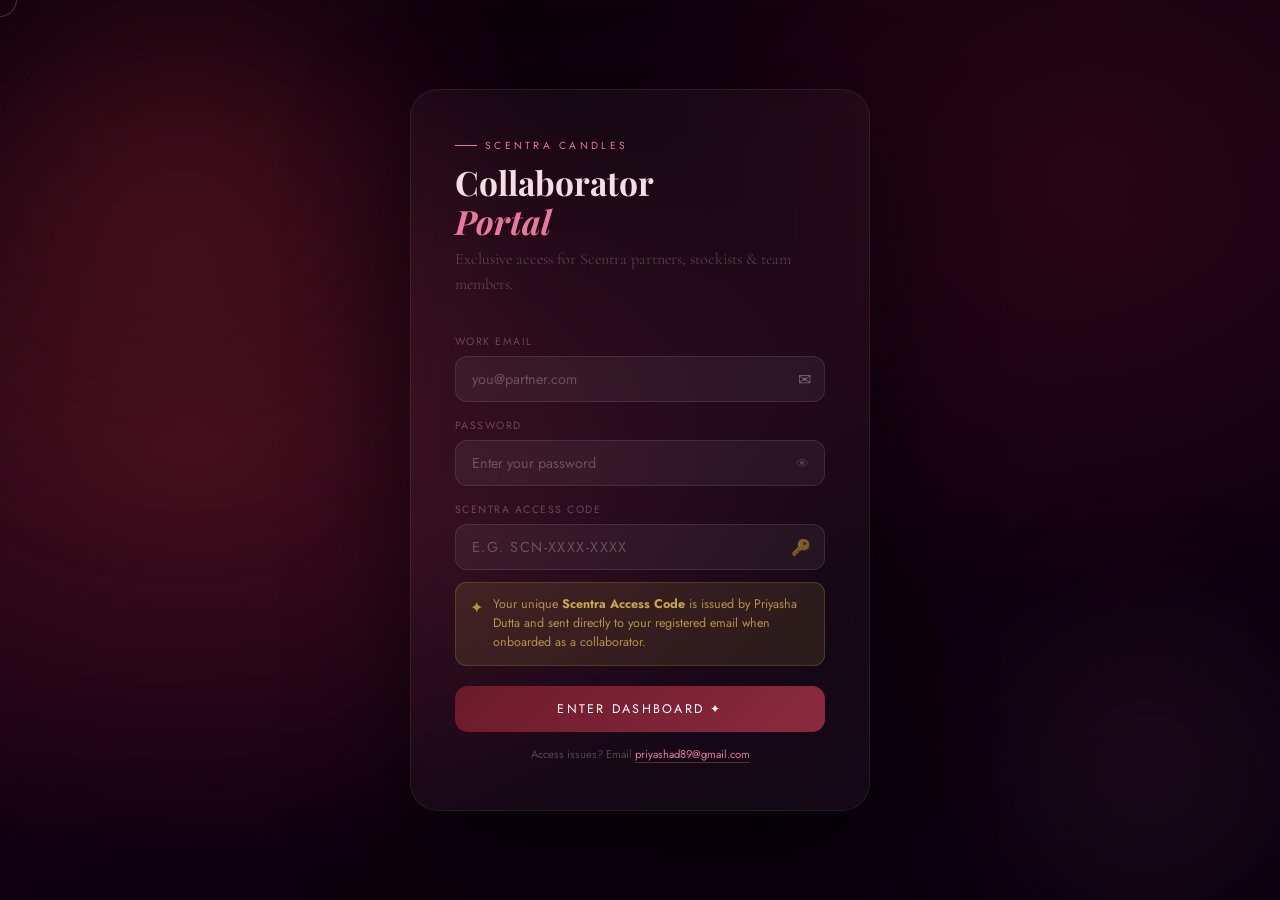
<file: collaborator.html>
<!DOCTYPE html>
<html lang="en">
<head>
<meta charset="UTF-8"/>
<meta name="viewport" content="width=device-width,initial-scale=1"/>
<title>Scentra Collaborators — Member Portal</title>
<link rel="preconnect" href="https://fonts.googleapis.com"/>
<link rel="preconnect" href="https://fonts.gstatic.com" crossorigin/>
<link href="https://fonts.googleapis.com/css2?family=Playfair+Display:ital,wght@0,400;0,600;0,700;1,400;1,700&family=Cormorant+Garamond:ital,wght@0,300;0,400;1,300;1,400&family=Jost:wght@200;300;400;500;600&display=swap" rel="stylesheet"/>
<style>
/* ══════════════════════════════
   RESET & VARIABLES
══════════════════════════════ */
*,*::before,*::after{box-sizing:border-box;margin:0;padding:0}
:root{
  --bg:#0b0007;
  --bg2:#120010;
  --bg3:#1a0018;
  --surface:rgba(255,255,255,.038);
  --surface2:rgba(255,255,255,.06);
  --border:rgba(255,255,255,.07);
  --border2:rgba(255,255,255,.12);
  --maroon:#6b1a2a;
  --maroon2:#8b2a3e;
  --pink:#e8799a;
  --pink2:#f2a7bb;
  --pink3:rgba(232,121,154,.12);
  --gold:#c9a84c;
  --gold2:rgba(201,168,76,.12);
  --text:#f5dde4;
  --text2:rgba(245,221,228,.55);
  --text3:rgba(245,221,228,.28);
  --green:#4caf80;
  --green2:rgba(76,175,128,.12);
  --red:#e57373;
  --red2:rgba(229,115,115,.12);
  --amber:#e8a030;
  --amber2:rgba(232,160,48,.12);
  --blue:#6eb5e8;
  --blue2:rgba(110,181,232,.12);
  --r:16px;
  --r2:12px;
  --shadow:0 8px 40px rgba(0,0,0,.5);
}
html{scroll-behavior:smooth}
body{font-family:'Jost',sans-serif;background:var(--bg);color:var(--text);overflow-x:hidden;cursor:none;min-height:100vh}
*{cursor:none!important}
::-webkit-scrollbar{width:3px}
::-webkit-scrollbar-thumb{background:rgba(232,121,154,.3);border-radius:4px}
a{color:inherit;text-decoration:none}
button{font-family:'Jost',sans-serif}
input,textarea,select{font-family:'Jost',sans-serif;color-scheme:dark}
input::placeholder,textarea::placeholder{color:var(--text3)}

/* ══════════════════════════════
   CURSOR
══════════════════════════════ */
#cd{position:fixed;width:10px;height:10px;background:var(--pink);border-radius:50%;pointer-events:none;z-index:99999;transform:translate(-200px,-200px);box-shadow:0 0 8px var(--pink),0 0 20px rgba(232,121,154,.4);transition:transform .08s}
#cr{position:fixed;width:34px;height:34px;border:1.5px solid rgba(232,121,154,.35);border-radius:50%;pointer-events:none;z-index:99998;transform:translate(-200px,-200px)}

/* ══════════════════════════════
   KEYFRAMES
══════════════════════════════ */
@keyframes fadeUp{from{opacity:0;transform:translateY(22px)}to{opacity:1;transform:none}}
@keyframes fadeIn{from{opacity:0}to{opacity:1}}
@keyframes spin{to{transform:rotate(360deg)}}
@keyframes pulse{0%,100%{opacity:.6}50%{opacity:1}}
@keyframes shimmer{0%{background-position:-400px 0}100%{background-position:400px 0}}
@keyframes slidIn{from{opacity:0;transform:translateX(30px)}to{opacity:1;transform:none}}
@keyframes notifDrop{from{opacity:0;transform:translateY(-12px) scale(.95)}to{opacity:1;transform:none}}
@keyframes badgePop{0%{transform:scale(0)}70%{transform:scale(1.2)}100%{transform:scale(1)}}
@keyframes glow{0%,100%{box-shadow:0 0 18px rgba(232,121,154,.18)}50%{box-shadow:0 0 36px rgba(232,121,154,.38)}}

/* ══════════════════════════════
   LOGIN PAGE
══════════════════════════════ */
#login-page{
  display:flex;align-items:center;justify-content:center;
  min-height:100vh;position:relative;overflow:hidden;
  background:radial-gradient(ellipse 80% 70% at 15% 50%,rgba(107,26,42,.55),transparent 65%),
             radial-gradient(ellipse 60% 80% at 85% 20%,rgba(74,15,26,.4),transparent 60%),
             linear-gradient(160deg,#0d0009 0%,#130010 50%,#08000d 100%);
}
.login-blob{position:absolute;border-radius:50%;pointer-events:none;filter:blur(72px)}
.lb1{width:600px;height:600px;background:radial-gradient(circle,rgba(107,26,42,.52),transparent 70%);top:-120px;left:-120px;animation:pulse 6s ease-in-out infinite}
.lb2{width:420px;height:420px;background:radial-gradient(circle,rgba(232,121,154,.1),transparent 70%);bottom:-80px;right:-80px;animation:pulse 8s ease-in-out 2s infinite}

.login-card{
  position:relative;z-index:10;
  width:100%;max-width:460px;
  margin:24px;
  background:rgba(255,255,255,.032);
  border:1px solid rgba(255,255,255,.08);
  border-radius:28px;
  padding:48px 44px;
  backdrop-filter:blur(24px);
  box-shadow:0 44px 110px rgba(0,0,0,.6);
  animation:fadeUp .8s cubic-bezier(.16,1,.3,1) both;
}
.login-eyebrow{font-size:.64rem;letter-spacing:.32em;text-transform:uppercase;color:var(--pink);margin-bottom:10px;display:flex;align-items:center;gap:8px}
.login-eyebrow::before{content:'';display:block;width:22px;height:1px;background:var(--pink)}
.login-title{font-family:'Playfair Display',serif;font-size:2.1rem;color:var(--text);margin-bottom:6px;line-height:1.15}
.login-title em{font-style:italic;color:var(--pink)}
.login-sub{font-family:'Cormorant Garamond',serif;font-size:1rem;color:var(--text3);margin-bottom:36px;font-weight:300;line-height:1.6}

.login-field{margin-bottom:16px}
.login-field label{display:block;font-size:.66rem;letter-spacing:.14em;text-transform:uppercase;color:var(--text3);margin-bottom:7px}
.login-input-wrap{position:relative}
.login-input{
  width:100%;padding:12px 44px 12px 16px;
  background:rgba(255,255,255,.05);
  border:1.5px solid rgba(255,255,255,.09);
  border-radius:12px;
  color:var(--text);font-size:.9rem;outline:none;
  transition:border-color .2s,background .2s;
}
.login-input:focus{border-color:rgba(232,121,154,.5);background:rgba(232,121,154,.04)}
.login-input.err{border-color:var(--red)!important;animation:fadeIn .2s}
.input-icon{position:absolute;right:14px;top:50%;transform:translateY(-50%);font-size:1rem;opacity:.4;pointer-events:none}
.toggle-pw{position:absolute;right:14px;top:50%;transform:translateY(-50%);background:none;border:none;font-size:.8rem;color:var(--text3);opacity:.7;padding:2px}
.toggle-pw:hover{opacity:1}

.access-code-hint{
  display:flex;align-items:flex-start;gap:10px;
  background:var(--gold2);border:1px solid rgba(201,168,76,.2);
  border-radius:11px;padding:12px 14px;margin-bottom:20px;
  font-size:.78rem;color:rgba(201,168,76,.85);line-height:1.55;
}
.access-code-hint .hint-icon{font-size:1rem;flex-shrink:0;margin-top:1px}

.btn-login{
  width:100%;padding:14px;
  background:linear-gradient(135deg,var(--maroon),var(--maroon2));
  color:#fff;border:none;border-radius:13px;
  font-size:.78rem;letter-spacing:.18em;text-transform:uppercase;
  transition:all .25s;margin-bottom:14px;
  display:flex;align-items:center;justify-content:center;gap:10px;
}
.btn-login:hover{background:linear-gradient(135deg,#8b2a3e,#a8364e);transform:translateY(-2px);box-shadow:0 14px 36px rgba(107,26,42,.45)}
.btn-login:disabled{opacity:.55;transform:none;box-shadow:none}
.login-spinner{width:16px;height:16px;border:2px solid rgba(255,255,255,.3);border-top-color:#fff;border-radius:50%;animation:spin .7s linear infinite;display:none}

.login-err{
  background:var(--red2);border:1px solid rgba(229,115,115,.28);
  border-radius:10px;padding:10px 14px;font-size:.8rem;color:var(--red);
  margin-bottom:14px;display:none;text-align:center;
}
.login-footer-note{text-align:center;font-size:.7rem;color:var(--text3);margin-top:8px}
.login-footer-note a{color:var(--pink);border-bottom:1px solid rgba(232,121,154,.3)}

/* ══════════════════════════════
   DASHBOARD — LAYOUT
══════════════════════════════ */
#dashboard{display:none;min-height:100vh;background:var(--bg)}

/* Sidebar */
.sidebar{
  position:fixed;top:0;left:0;bottom:0;
  width:248px;
  background:rgba(18,0,16,.96);
  border-right:1px solid var(--border);
  backdrop-filter:blur(20px);
  z-index:200;
  display:flex;flex-direction:column;
  transition:transform .3s ease;
}
.sidebar-logo{padding:28px 24px 20px;border-bottom:1px solid var(--border)}
.sidebar-logo-name{font-family:'Playfair Display',serif;font-style:italic;font-size:1.5rem;color:var(--text)}
.sidebar-logo-name span{color:var(--pink)}
.sidebar-badge{display:inline-flex;align-items:center;gap:5px;margin-top:6px;font-size:.58rem;letter-spacing:.2em;text-transform:uppercase;color:var(--gold);background:var(--gold2);border:1px solid rgba(201,168,76,.2);padding:3px 10px;border-radius:20px}
.sidebar-badge::before{content:'';width:5px;height:5px;background:var(--gold);border-radius:50%;animation:pulse 2s infinite}

.sidebar-nav{flex:1;padding:18px 12px;overflow-y:auto}
.nav-section-label{font-size:.58rem;letter-spacing:.22em;text-transform:uppercase;color:var(--text3);padding:12px 12px 6px}
.nav-item{
  display:flex;align-items:center;gap:11px;
  padding:10px 14px;border-radius:11px;
  font-size:.82rem;color:var(--text2);
  margin-bottom:3px;transition:all .2s;position:relative;
}
.nav-item:hover{background:var(--surface2);color:var(--text)}
.nav-item.active{background:rgba(232,121,154,.13);color:var(--pink);border:1px solid rgba(232,121,154,.18)}
.nav-item.active::before{content:'';position:absolute;left:0;top:20%;bottom:20%;width:3px;background:var(--pink);border-radius:0 3px 3px 0}
.nav-icon{font-size:1rem;width:20px;text-align:center;flex-shrink:0}
.nav-badge{margin-left:auto;background:var(--pink);color:#fff;font-size:.58rem;font-weight:700;padding:2px 7px;border-radius:20px;animation:badgePop .4s ease}

.sidebar-user{
  padding:16px;border-top:1px solid var(--border);
  display:flex;align-items:center;gap:11px;
}
.sidebar-avatar{
  width:36px;height:36px;border-radius:50%;
  background:linear-gradient(135deg,var(--maroon),var(--maroon2));
  display:flex;align-items:center;justify-content:center;
  font-family:'Playfair Display',serif;font-size:.95rem;color:#fff;font-weight:700;flex-shrink:0;
}
.sidebar-uname{font-size:.82rem;color:var(--text);font-weight:500}
.sidebar-role{font-size:.65rem;color:var(--text3);letter-spacing:.06em}
.btn-signout{margin-left:auto;background:none;border:1px solid var(--border);border-radius:8px;padding:5px 10px;font-size:.66rem;color:var(--text3);transition:all .2s}
.btn-signout:hover{border-color:var(--red);color:var(--red)}

/* Main content */
.main{margin-left:248px;min-height:100vh;padding:0}

/* Topbar */
.topbar{
  position:sticky;top:0;z-index:100;
  display:flex;align-items:center;justify-content:space-between;
  padding:0 36px;height:64px;
  background:rgba(11,0,7,.92);
  border-bottom:1px solid var(--border);
  backdrop-filter:blur(16px);
}
.topbar-title{font-family:'Playfair Display',serif;font-size:1.2rem;color:var(--text)}
.topbar-right{display:flex;align-items:center;gap:14px}
.topbar-time{font-size:.72rem;color:var(--text3);font-family:'Cormorant Garamond',serif;font-size:.9rem;font-style:italic}
.btn-notif{position:relative;background:var(--surface);border:1px solid var(--border);border-radius:10px;width:38px;height:38px;display:flex;align-items:center;justify-content:center;font-size:1rem;transition:all .2s}
.btn-notif:hover{background:var(--surface2);border-color:var(--border2)}
.notif-dot{position:absolute;top:8px;right:8px;width:7px;height:7px;background:var(--pink);border-radius:50%;animation:pulse 2s infinite}

/* Page content */
.page-content{padding:32px 36px;display:none;animation:fadeUp .5s ease both}
.page-content.active{display:block}

/* ══════════════════════════════
   CARDS / COMPONENTS
══════════════════════════════ */
.grid-2{display:grid;grid-template-columns:1fr 1fr;gap:20px}
.grid-3{display:grid;grid-template-columns:1fr 1fr 1fr;gap:20px}
.grid-4{display:grid;grid-template-columns:repeat(4,1fr);gap:18px}

.card{
  background:var(--surface);border:1px solid var(--border);
  border-radius:var(--r);padding:22px;
  transition:border-color .2s,background .2s;
}
.card:hover{border-color:var(--border2);background:var(--surface2)}
.card-title{font-family:'Playfair Display',serif;font-size:1.1rem;color:var(--text);margin-bottom:4px}
.card-sub{font-size:.76rem;color:var(--text3);line-height:1.55}

/* Stat card */
.stat-card{background:var(--surface);border:1px solid var(--border);border-radius:var(--r);padding:22px 24px}
.stat-icon{width:44px;height:44px;border-radius:12px;display:flex;align-items:center;justify-content:center;font-size:1.3rem;margin-bottom:14px}
.stat-val{font-family:'Playfair Display',serif;font-size:1.85rem;color:var(--text);font-weight:700;line-height:1}
.stat-lbl{font-size:.7rem;color:var(--text3);letter-spacing:.08em;margin-top:5px;text-transform:uppercase}
.stat-change{display:inline-flex;align-items:center;gap:4px;font-size:.7rem;margin-top:9px;padding:2px 9px;border-radius:20px}
.stat-change.up{background:var(--green2);color:var(--green)}
.stat-change.neutral{background:var(--blue2);color:var(--blue)}

/* Section header */
.sec-head{display:flex;align-items:center;justify-content:space-between;margin-bottom:22px}
.sec-title{font-family:'Playfair Display',serif;font-size:1.25rem;color:var(--text)}
.sec-label{font-size:.62rem;letter-spacing:.18em;text-transform:uppercase;color:var(--pink);background:var(--pink3);padding:4px 12px;border-radius:20px}

/* Tag / pill */
.tag{display:inline-flex;align-items:center;gap:5px;padding:3px 11px;border-radius:20px;font-size:.64rem;letter-spacing:.06em;text-transform:uppercase;font-weight:500}
.tag-new{background:var(--green2);color:var(--green)}
.tag-update{background:var(--blue2);color:var(--blue)}
.tag-urgent{background:var(--red2);color:var(--red)}
.tag-info{background:var(--amber2);color:var(--amber)}
.tag-loyalty{background:var(--gold2);color:var(--gold)}

/* Divider */
.div-line{height:1px;background:var(--border);margin:20px 0}

/* ══════════════════════════════
   ANNOUNCEMENTS
══════════════════════════════ */
.announcement{
  background:var(--surface);border:1px solid var(--border);
  border-radius:var(--r);padding:22px;margin-bottom:14px;
  position:relative;overflow:hidden;transition:all .25s;
}
.announcement:hover{background:var(--surface2);border-color:var(--border2);transform:translateX(4px)}
.announcement-stripe{position:absolute;left:0;top:0;bottom:0;width:3px;border-radius:3px 0 0 3px}
.announcement-top{display:flex;align-items:flex-start;justify-content:space-between;gap:14px;margin-bottom:10px}
.announcement-title{font-family:'Playfair Display',serif;font-size:1rem;color:var(--text);margin-bottom:4px}
.announcement-body{font-size:.82rem;color:var(--text2);line-height:1.65}
.announcement-meta{display:flex;align-items:center;gap:12px;margin-top:12px;flex-wrap:wrap}
.announcement-date{font-size:.68rem;color:var(--text3);font-family:'Cormorant Garamond',serif;font-style:italic}
.announcement-from{font-size:.68rem;color:var(--text3)}
.announcement-unread{width:8px;height:8px;background:var(--pink);border-radius:50%;flex-shrink:0;animation:pulse 2s infinite}

/* ══════════════════════════════
   LOYALTY CARD
══════════════════════════════ */
.loyalty-card{
  background:linear-gradient(135deg,#1a0018,#2a0a22,#1a0018);
  border:1px solid rgba(201,168,76,.25);
  border-radius:22px;padding:28px;position:relative;overflow:hidden;
  animation:glow 4s ease-in-out infinite;
}
.loyalty-card::before{
  content:'';position:absolute;inset:0;
  background:linear-gradient(108deg,transparent 38%,rgba(201,168,76,.06) 50%,transparent 62%);
  pointer-events:none;
}
.loyalty-card-header{display:flex;justify-content:space-between;align-items:flex-start;margin-bottom:24px}
.loyalty-card-logo{font-family:'Playfair Display',serif;font-style:italic;font-size:1.3rem;color:var(--gold)}
.loyalty-card-tier{font-size:.65rem;letter-spacing:.2em;text-transform:uppercase;color:var(--gold);background:var(--gold2);border:1px solid rgba(201,168,76,.22);padding:4px 12px;border-radius:20px}
.loyalty-card-member{font-family:'Playfair Display',serif;font-size:1.45rem;color:var(--text);margin-bottom:4px}
.loyalty-card-id{font-size:.7rem;color:rgba(201,168,76,.6);letter-spacing:.12em}
.loyalty-points-wrap{display:flex;align-items:flex-end;gap:6px;margin:18px 0 6px}
.loyalty-points-val{font-family:'Playfair Display',serif;font-size:2.8rem;color:var(--gold);font-weight:700;line-height:1}
.loyalty-points-lbl{font-size:.72rem;color:var(--text3);letter-spacing:.1em;text-transform:uppercase;margin-bottom:8px}
.loyalty-bar-wrap{margin-top:16px}
.loyalty-bar-meta{display:flex;justify-content:space-between;font-size:.68rem;color:var(--text3);margin-bottom:6px}
.loyalty-bar-track{height:6px;background:rgba(255,255,255,.07);border-radius:6px;overflow:hidden}
.loyalty-bar-fill{height:100%;background:linear-gradient(90deg,var(--gold),#e8d48a);border-radius:6px;transition:width 1.2s cubic-bezier(.16,1,.3,1)}
.loyalty-perks{display:grid;grid-template-columns:1fr 1fr;gap:10px;margin-top:20px}
.perk-item{background:rgba(255,255,255,.04);border:1px solid rgba(201,168,76,.12);border-radius:11px;padding:13px;display:flex;gap:10px;align-items:flex-start}
.perk-icon{font-size:1.1rem}
.perk-title{font-size:.78rem;color:var(--text);margin-bottom:2px}
.perk-desc{font-size:.68rem;color:var(--text3);line-height:1.5}

/* ══════════════════════════════
   TERMS & CONDITIONS
══════════════════════════════ */
.terms-doc{background:var(--surface);border:1px solid var(--border);border-radius:var(--r);overflow:hidden}
.terms-doc-header{padding:20px 24px;border-bottom:1px solid var(--border);display:flex;align-items:center;justify-content:space-between}
.terms-doc-title{font-family:'Playfair Display',serif;font-size:1rem;color:var(--text)}
.terms-doc-version{font-size:.68rem;color:var(--text3);background:var(--surface2);padding:3px 10px;border-radius:20px}
.terms-doc-body{padding:24px;font-size:.82rem;color:var(--text2);line-height:1.8;max-height:340px;overflow-y:auto}
.terms-doc-body h4{font-family:'Playfair Display',serif;font-size:.96rem;color:var(--text);margin:18px 0 8px}
.terms-doc-body h4:first-child{margin-top:0}
.terms-doc-body p{margin-bottom:12px}
.terms-doc-body ul{padding-left:18px;margin-bottom:12px}
.terms-doc-body li{margin-bottom:5px;color:var(--text2)}
.terms-doc-footer{padding:14px 24px;border-top:1px solid var(--border);display:flex;align-items:center;justify-content:space-between}
.terms-effective{font-size:.7rem;color:var(--text3)}
.btn-accept{padding:8px 22px;background:rgba(76,175,128,.14);border:1px solid rgba(76,175,128,.3);border-radius:9px;color:var(--green);font-size:.72rem;letter-spacing:.08em;transition:all .2s}
.btn-accept:hover{background:rgba(76,175,128,.22)}
.btn-accepted{padding:8px 22px;background:var(--green2);border:1px solid rgba(76,175,128,.3);border-radius:9px;color:var(--green);font-size:.72rem;display:inline-flex;align-items:center;gap:6px;cursor:default!important}

/* ══════════════════════════════
   PRODUCT UPDATES
══════════════════════════════ */
.update-item{
  display:flex;gap:16px;padding:16px 0;border-bottom:1px solid var(--border);
  transition:all .2s;
}
.update-item:last-child{border-bottom:none}
.update-img{width:60px;height:60px;border-radius:12px;background:linear-gradient(135deg,rgba(107,26,42,.5),rgba(74,15,26,.4));display:flex;align-items:center;justify-content:center;font-size:1.5rem;flex-shrink:0;border:1px solid var(--border)}
.update-title{font-family:'Playfair Display',serif;font-size:.92rem;color:var(--text);margin-bottom:3px}
.update-desc{font-size:.76rem;color:var(--text3);line-height:1.55;margin-bottom:6px}
.update-date{font-size:.66rem;color:var(--text3);font-family:'Cormorant Garamond',serif;font-style:italic}

/* ══════════════════════════════
   RESOURCES / QUICK ACCESS
══════════════════════════════ */
.resource-item{
  display:flex;align-items:center;gap:14px;
  padding:14px 18px;
  background:var(--surface);border:1px solid var(--border);
  border-radius:var(--r2);margin-bottom:10px;
  transition:all .22s;
}
.resource-item:hover{background:var(--surface2);border-color:var(--border2);transform:translateX(5px)}
.resource-icon{width:40px;height:40px;border-radius:11px;display:flex;align-items:center;justify-content:center;font-size:1.1rem;flex-shrink:0}
.resource-name{font-size:.86rem;color:var(--text);margin-bottom:2px}
.resource-desc{font-size:.72rem;color:var(--text3)}
.resource-arrow{margin-left:auto;color:var(--text3);font-size:.8rem;transition:transform .2s}
.resource-item:hover .resource-arrow{transform:translateX(4px);color:var(--pink)}

/* ══════════════════════════════
   CALENDAR / EVENTS
══════════════════════════════ */
.event-item{
  display:flex;align-items:flex-start;gap:14px;
  padding:14px 0;border-bottom:1px solid var(--border);
}
.event-item:last-child{border-bottom:none}
.event-date-box{width:48px;text-align:center;flex-shrink:0}
.event-day{font-family:'Playfair Display',serif;font-size:1.5rem;color:var(--pink);line-height:1;font-weight:700}
.event-month{font-size:.6rem;letter-spacing:.12em;text-transform:uppercase;color:var(--text3)}
.event-name{font-size:.88rem;color:var(--text);margin-bottom:3px}
.event-detail{font-size:.74rem;color:var(--text3);line-height:1.5}

/* ══════════════════════════════
   MOBILE SIDEBAR TOGGLE
══════════════════════════════ */
.sidebar-toggle{
  display:none;
  position:fixed;top:14px;left:14px;z-index:300;
  width:40px;height:40px;background:var(--bg3);
  border:1px solid var(--border);border-radius:10px;
  align-items:center;justify-content:center;
  flex-direction:column;gap:5px;
}
.sidebar-toggle span{display:block;width:18px;height:2px;background:var(--text2);border-radius:2px;transition:all .25s}

/* ══════════════════════════════
   NOTIFICATION PANEL
══════════════════════════════ */
.notif-panel{
  position:absolute;top:56px;right:0;width:320px;
  background:#1a0018;border:1px solid var(--border2);
  border-radius:16px;box-shadow:var(--shadow);z-index:500;
  overflow:hidden;display:none;animation:notifDrop .25s ease both;
}
.notif-panel.open{display:block}
.notif-panel-head{padding:14px 18px;border-bottom:1px solid var(--border);display:flex;align-items:center;justify-content:space-between}
.notif-panel-title{font-size:.82rem;font-weight:500;color:var(--text)}
.notif-panel-clear{font-size:.68rem;color:var(--pink);background:none;border:none}
.notif-item{padding:14px 18px;border-bottom:1px solid var(--border);display:flex;gap:11px;transition:background .15s}
.notif-item:hover{background:var(--surface2)}
.notif-item:last-child{border-bottom:none}
.notif-item-icon{width:32px;height:32px;border-radius:9px;display:flex;align-items:center;justify-content:center;font-size:.95rem;flex-shrink:0}
.notif-item-title{font-size:.8rem;color:var(--text);margin-bottom:2px}
.notif-item-time{font-size:.66rem;color:var(--text3)}

/* ══════════════════════════════
   RESPONSIVE
══════════════════════════════ */
@media(max-width:900px){
  .sidebar{transform:translateX(-100%)}
  .sidebar.mobile-open{transform:translateX(0)}
  .sidebar-toggle{display:flex}
  .main{margin-left:0}
  .topbar{padding:0 20px 0 64px}
  .page-content{padding:24px 20px}
  .grid-4,.grid-3{grid-template-columns:1fr 1fr}
  .grid-2{grid-template-columns:1fr}
  .loyalty-perks{grid-template-columns:1fr}
  .login-card{padding:36px 28px}
}
@media(max-width:540px){
  .grid-4,.grid-3,.grid-2{grid-template-columns:1fr}
}
</style>
</head>
<body>

<!-- CURSOR -->
<div id="cd"></div>
<div id="cr"></div>

<!-- ══════════════════════════════════════════
     LOGIN PAGE
══════════════════════════════════════════ -->
<div id="login-page">
  <div class="login-blob lb1"></div>
  <div class="login-blob lb2"></div>

  <div class="login-card">
    <div class="login-eyebrow">Scentra Candles</div>
    <h1 class="login-title">Collaborator<br><em>Portal</em></h1>
    <p class="login-sub">Exclusive access for Scentra partners, stockists & team members.</p>

    <div class="login-field">
      <label>Work Email</label>
      <div class="login-input-wrap">
        <input class="login-input" id="l-email" type="email" placeholder="you@partner.com" autocomplete="email"/>
        <span class="input-icon">✉</span>
      </div>
    </div>

    <div class="login-field">
      <label>Password</label>
      <div class="login-input-wrap">
        <input class="login-input" id="l-pass" type="password" placeholder="Enter your password" autocomplete="current-password"/>
        <button class="toggle-pw" onclick="togglePw('l-pass',this)">👁</button>
      </div>
    </div>

    <div class="login-field" style="margin-bottom:12px">
      <label>Scentra Access Code</label>
      <div class="login-input-wrap">
        <input class="login-input" id="l-code" type="text" placeholder="e.g. SCN-XXXX-XXXX" autocomplete="off" maxlength="14" style="letter-spacing:.1em;text-transform:uppercase" oninput="formatCode(this)"/>
        <span class="input-icon">🔑</span>
      </div>
    </div>

    <div class="access-code-hint">
      <span class="hint-icon">✦</span>
      <span>Your unique <strong style="color:var(--gold)">Scentra Access Code</strong> is issued by Priyasha Dutta and sent directly to your registered email when onboarded as a collaborator.</span>
    </div>

    <div class="login-err" id="login-err"></div>

    <button class="btn-login" id="btn-login" onclick="doLogin()">
      <span id="login-label">Enter Dashboard ✦</span>
      <div class="login-spinner" id="login-spinner"></div>
    </button>
    <p class="login-footer-note">Access issues? Email <a href="mailto:priyashad89@gmail.com">priyashad89@gmail.com</a></p>
  </div>
</div>

<!-- ══════════════════════════════════════════
     DASHBOARD
══════════════════════════════════════════ -->
<div id="dashboard">

  <!-- Sidebar -->
  <button class="sidebar-toggle" id="sidebar-toggle" onclick="toggleSidebar()">
    <span></span><span></span><span></span>
  </button>

  <aside class="sidebar" id="sidebar">
    <div class="sidebar-logo">
      <div class="sidebar-logo-name">Scentra<span>✦</span></div>
      <div class="sidebar-badge">Collaborator Portal</div>
    </div>

    <nav class="sidebar-nav">
      <div class="nav-section-label">Overview</div>
      <a class="nav-item active" onclick="showPage('overview',this)">
        <span class="nav-icon">🏠</span> Dashboard
      </a>
      <a class="nav-item" onclick="showPage('announcements',this)">
        <span class="nav-icon">📢</span> Announcements
        <span class="nav-badge" id="ann-badge">3</span>
      </a>

      <div class="nav-section-label">My Membership</div>
      <a class="nav-item" onclick="showPage('loyalty',this)">
        <span class="nav-icon">🏅</span> Loyalty Card
      </a>
      <a class="nav-item" onclick="showPage('updates',this)">
        <span class="nav-icon">🆕</span> Product Updates
      </a>
      <a class="nav-item" onclick="showPage('terms',this)">
        <span class="nav-icon">📋</span> Terms & Policies
        <span class="nav-badge" id="terms-badge">1</span>
      </a>

      <div class="nav-section-label">Resources</div>
      <a class="nav-item" onclick="showPage('resources',this)">
        <span class="nav-icon">📁</span> Brand Assets
      </a>
      <a class="nav-item" onclick="showPage('events',this)">
        <span class="nav-icon">📅</span> Events & Launches
      </a>
      <a class="nav-item" onclick="showPage('contact',this)">
        <span class="nav-icon">💬</span> Contact Scentra
      </a>
    </nav>

    <div class="sidebar-user">
      <div class="sidebar-avatar" id="sb-avatar">C</div>
      <div>
        <div class="sidebar-uname" id="sb-name">Collaborator</div>
        <div class="sidebar-role" id="sb-role">Partner Member</div>
      </div>
      <button class="btn-signout" onclick="signOut()">↩ Out</button>
    </div>
  </aside>

  <!-- Main -->
  <div class="main">

    <!-- Topbar -->
    <div class="topbar">
      <div class="topbar-title" id="topbar-title">Dashboard</div>
      <div class="topbar-right" style="position:relative">
        <div class="topbar-time" id="topbar-clock"></div>
        <button class="btn-notif" id="btn-notif" onclick="toggleNotif()">
          🔔 <div class="notif-dot"></div>
        </button>
        <!-- Notification panel -->
        <div class="notif-panel" id="notif-panel">
          <div class="notif-panel-head">
            <span class="notif-panel-title">Notifications</span>
            <button class="notif-panel-clear" onclick="clearNotifs()">Clear all</button>
          </div>
          <div id="notif-list"></div>
        </div>
      </div>
    </div>

    <!-- ── OVERVIEW PAGE ── -->
    <div class="page-content active" id="page-overview">
      <div style="margin-bottom:28px;animation:fadeUp .5s ease both">
        <div style="font-size:.68rem;letter-spacing:.22em;text-transform:uppercase;color:var(--pink);margin-bottom:6px">Welcome back</div>
        <h2 style="font-family:'Playfair Display',serif;font-size:1.9rem;color:var(--text)" id="welcome-name">Hello, Collaborator ✦</h2>
        <p style="font-size:.84rem;color:var(--text3);margin-top:6px" id="welcome-date"></p>
      </div>

      <!-- Stat cards -->
      <div class="grid-4" style="margin-bottom:28px">
        <div class="stat-card" style="animation:fadeUp .5s ease .05s both">
          <div class="stat-icon" style="background:var(--pink3)">📢</div>
          <div class="stat-val">3</div>
          <div class="stat-lbl">New Announcements</div>
          <div class="stat-change up">↑ This week</div>
        </div>
        <div class="stat-card" style="animation:fadeUp .5s ease .1s both">
          <div class="stat-icon" style="background:var(--gold2)">🏅</div>
          <div class="stat-val" id="ov-points">740</div>
          <div class="stat-lbl">Loyalty Points</div>
          <div class="stat-change up">↑ +80 pts</div>
        </div>
        <div class="stat-card" style="animation:fadeUp .5s ease .15s both">
          <div class="stat-icon" style="background:var(--blue2)">🆕</div>
          <div class="stat-val">5</div>
          <div class="stat-lbl">Product Updates</div>
          <div class="stat-change neutral">This month</div>
        </div>
        <div class="stat-card" style="animation:fadeUp .5s ease .2s both">
          <div class="stat-icon" style="background:var(--green2)">📅</div>
          <div class="stat-val">2</div>
          <div class="stat-lbl">Upcoming Events</div>
          <div class="stat-change up">↑ Next 30 days</div>
        </div>
      </div>

      <div class="grid-2">
        <!-- Recent announcements -->
        <div style="animation:fadeUp .5s ease .25s both">
          <div class="sec-head">
            <span class="sec-title">Recent Announcements</span>
            <span class="sec-label">3 unread</span>
          </div>
          <div id="ov-announcements"></div>
          <a onclick="showPage('announcements',null)" style="font-size:.76rem;color:var(--pink);border-bottom:1px solid rgba(232,121,154,.3);padding-bottom:1px;margin-top:4px;display:inline-block">View all →</a>
        </div>

        <!-- Quick actions + upcoming -->
        <div style="animation:fadeUp .5s ease .3s both">
          <div class="sec-head"><span class="sec-title">Quick Actions</span></div>
          <div style="display:grid;grid-template-columns:1fr 1fr;gap:11px;margin-bottom:24px">
            <button onclick="showPage('loyalty',null)" style="background:var(--gold2);border:1px solid rgba(201,168,76,.22);border-radius:13px;padding:16px;text-align:left;transition:all .2s" onmouseover="this.style.background='rgba(201,168,76,.18)'" onmouseout="this.style.background='var(--gold2)'">
              <div style="font-size:1.4rem;margin-bottom:6px">🏅</div>
              <div style="font-size:.78rem;color:var(--gold);font-weight:500">My Loyalty Card</div>
            </button>
            <button onclick="showPage('terms',null)" style="background:var(--blue2);border:1px solid rgba(110,181,232,.22);border-radius:13px;padding:16px;text-align:left;transition:all .2s" onmouseover="this.style.background='rgba(110,181,232,.18)'" onmouseout="this.style.background='var(--blue2)'">
              <div style="font-size:1.4rem;margin-bottom:6px">📋</div>
              <div style="font-size:.78rem;color:var(--blue);font-weight:500">Review Terms</div>
            </button>
            <button onclick="showPage('resources',null)" style="background:var(--green2);border:1px solid rgba(76,175,128,.22);border-radius:13px;padding:16px;text-align:left;transition:all .2s" onmouseover="this.style.background='rgba(76,175,128,.18)'" onmouseout="this.style.background='var(--green2)'">
              <div style="font-size:1.4rem;margin-bottom:6px">📁</div>
              <div style="font-size:.78rem;color:var(--green);font-weight:500">Brand Assets</div>
            </button>
            <button onclick="showPage('contact',null)" style="background:var(--pink3);border:1px solid rgba(232,121,154,.22);border-radius:13px;padding:16px;text-align:left;transition:all .2s" onmouseover="this.style.background='rgba(232,121,154,.18)'" onmouseout="this.style.background='var(--pink3)'">
              <div style="font-size:1.4rem;margin-bottom:6px">💬</div>
              <div style="font-size:.78rem;color:var(--pink);font-weight:500">Contact Us</div>
            </button>
          </div>
          <div class="sec-head"><span class="sec-title">Upcoming</span></div>
          <div id="ov-events"></div>
        </div>
      </div>
    </div>

    <!-- ── ANNOUNCEMENTS PAGE ── -->
    <div class="page-content" id="page-announcements">
      <div class="sec-head" style="margin-bottom:28px">
        <div>
          <div style="font-size:.64rem;letter-spacing:.22em;text-transform:uppercase;color:var(--pink);margin-bottom:4px">Member Board</div>
          <h2 style="font-family:'Playfair Display',serif;font-size:1.75rem;color:var(--text)">Announcements</h2>
        </div>
        <div style="font-size:.76rem;color:var(--text3);font-family:'Cormorant Garamond',serif;font-style:italic" id="ann-count"></div>
      </div>
      <div id="announcements-list"></div>
    </div>

    <!-- ── LOYALTY PAGE ── -->
    <div class="page-content" id="page-loyalty">
      <div style="margin-bottom:28px">
        <div style="font-size:.64rem;letter-spacing:.22em;text-transform:uppercase;color:var(--gold);margin-bottom:4px">Member Rewards</div>
        <h2 style="font-family:'Playfair Display',serif;font-size:1.75rem;color:var(--text)">Your Loyalty Card</h2>
      </div>
      <div class="grid-2">
        <div>
          <!-- The card -->
          <div class="loyalty-card" style="margin-bottom:20px">
            <div class="loyalty-card-header">
              <div>
                <div class="loyalty-card-logo">Scentra✦</div>
                <div style="font-size:.6rem;letter-spacing:.14em;text-transform:uppercase;color:rgba(201,168,76,.45);margin-top:2px">Member Card</div>
              </div>
              <div class="loyalty-card-tier" id="lc-tier">Gold Partner</div>
            </div>
            <div class="loyalty-card-member" id="lc-name">Collaborator</div>
            <div class="loyalty-card-id" id="lc-id">MEMBER ID: SCN-COLLAB-0001</div>
            <div class="loyalty-points-wrap">
              <div class="loyalty-points-val" id="lc-points">740</div>
              <div class="loyalty-points-lbl">Points</div>
            </div>
            <div class="loyalty-bar-wrap">
              <div class="loyalty-bar-meta">
                <span>Progress to Platinum</span><span id="lc-bar-pct">74%</span>
              </div>
              <div class="loyalty-bar-track"><div class="loyalty-bar-fill" id="lc-bar" style="width:0%"></div></div>
            </div>
          </div>
          <!-- How to earn -->
          <div class="card">
            <div class="card-title" style="margin-bottom:14px">How to Earn Points</div>
            <div style="display:flex;flex-direction:column;gap:10px">
              <div style="display:flex;justify-content:space-between;align-items:center;padding:10px 0;border-bottom:1px solid var(--border)">
                <div style="display:flex;gap:10px;align-items:center"><span>🛍</span><span style="font-size:.82rem;color:var(--text2)">Purchase any order</span></div>
                <span style="font-size:.78rem;color:var(--gold);font-weight:600">+10 pts / ₹100</span>
              </div>
              <div style="display:flex;justify-content:space-between;align-items:center;padding:10px 0;border-bottom:1px solid var(--border)">
                <div style="display:flex;gap:10px;align-items:center"><span>⭐</span><span style="font-size:.82rem;color:var(--text2)">Leave a product review</span></div>
                <span style="font-size:.78rem;color:var(--gold);font-weight:600">+25 pts</span>
              </div>
              <div style="display:flex;justify-content:space-between;align-items:center;padding:10px 0;border-bottom:1px solid var(--border)">
                <div style="display:flex;gap:10px;align-items:center"><span>👥</span><span style="font-size:.82rem;color:var(--text2)">Refer a new collaborator</span></div>
                <span style="font-size:.78rem;color:var(--gold);font-weight:600">+100 pts</span>
              </div>
              <div style="display:flex;justify-content:space-between;align-items:center;padding:10px 0">
                <div style="display:flex;gap:10px;align-items:center"><span>🎂</span><span style="font-size:.82rem;color:var(--text2)">Birthday bonus (annual)</span></div>
                <span style="font-size:.78rem;color:var(--gold);font-weight:600">+200 pts</span>
              </div>
            </div>
          </div>
        </div>
        <!-- Perks column -->
        <div>
          <div class="card" style="margin-bottom:16px">
            <div class="card-title" style="margin-bottom:16px">Your Active Perks</div>
            <div class="loyalty-perks" style="margin-top:0">
              <div class="perk-item"><span class="perk-icon">💸</span><div><div class="perk-title">10% off all orders</div><div class="perk-desc">Applied automatically at checkout</div></div></div>
              <div class="perk-item"><span class="perk-icon">🚀</span><div><div class="perk-title">Priority dispatch</div><div class="perk-desc">Orders shipped within 24 hours</div></div></div>
              <div class="perk-item"><span class="perk-icon">🎁</span><div><div class="perk-title">Quarterly gift</div><div class="perk-desc">Exclusive candle sent every 3 months</div></div></div>
              <div class="perk-item"><span class="perk-icon">🛍</span><div><div class="perk-title">Early access</div><div class="perk-desc">Shop new launches 48h before public</div></div></div>
              <div class="perk-item"><span class="perk-icon">📦</span><div><div class="perk-title">Free shipping</div><div class="perk-desc">On all orders, no minimum</div></div></div>
              <div class="perk-item"><span class="perk-icon">🎨</span><div><div class="perk-title">Custom label</div><div class="perk-desc">Your branding on bulk orders</div></div></div>
            </div>
          </div>
          <div class="card">
            <div class="card-title" style="margin-bottom:4px">Tier Benefits</div>
            <div class="card-sub" style="margin-bottom:16px">You are currently on <strong style="color:var(--gold)">Gold</strong> tier</div>
            <div style="display:flex;flex-direction:column;gap:8px">
              <div style="display:flex;justify-content:space-between;align-items:center;background:var(--surface2);border-radius:10px;padding:10px 14px"><span style="font-size:.78rem;color:var(--text3)">🥉 Bronze</span><span style="font-size:.7rem;color:var(--text3)">0–249 pts</span></div>
              <div style="display:flex;justify-content:space-between;align-items:center;background:var(--surface2);border-radius:10px;padding:10px 14px"><span style="font-size:.78rem;color:rgba(192,192,192,.8)">🥈 Silver</span><span style="font-size:.7rem;color:var(--text3)">250–499 pts</span></div>
              <div style="display:flex;justify-content:space-between;align-items:center;background:rgba(201,168,76,.1);border:1px solid rgba(201,168,76,.2);border-radius:10px;padding:10px 14px"><span style="font-size:.78rem;color:var(--gold);font-weight:600">🥇 Gold ← You</span><span style="font-size:.7rem;color:var(--gold)">500–999 pts</span></div>
              <div style="display:flex;justify-content:space-between;align-items:center;background:var(--surface2);border-radius:10px;padding:10px 14px"><span style="font-size:.78rem;color:var(--text3)">💎 Platinum</span><span style="font-size:.7rem;color:var(--text3)">1000+ pts</span></div>
            </div>
          </div>
        </div>
      </div>
    </div>

    <!-- ── UPDATES PAGE ── -->
    <div class="page-content" id="page-updates">
      <div style="margin-bottom:28px">
        <div style="font-size:.64rem;letter-spacing:.22em;text-transform:uppercase;color:var(--blue);margin-bottom:4px">What's New</div>
        <h2 style="font-family:'Playfair Display',serif;font-size:1.75rem;color:var(--text)">Product Updates</h2>
      </div>
      <div class="grid-2">
        <div>
          <div class="card">
            <div class="card-title" style="margin-bottom:16px">Latest Updates</div>
            <div id="updates-list"></div>
          </div>
        </div>
        <div>
          <div class="card" style="margin-bottom:16px">
            <div class="card-title" style="margin-bottom:14px">Upcoming Launches 🚀</div>
            <div style="display:flex;flex-direction:column;gap:12px">
              <div style="background:var(--surface2);border-radius:12px;padding:14px;border-left:3px solid var(--pink)">
                <div style="font-size:.88rem;color:var(--text);margin-bottom:3px">Monsoon Collection</div>
                <div style="font-size:.74rem;color:var(--text3)">Petrichor · Wet earth · Rain musk · 4 new scents</div>
                <div style="font-size:.68rem;color:var(--pink);margin-top:6px">Launch: July 2025</div>
              </div>
              <div style="background:var(--surface2);border-radius:12px;padding:14px;border-left:3px solid var(--gold)">
                <div style="font-size:.88rem;color:var(--text);margin-bottom:3px">Festive Gift Sets</div>
                <div style="font-size:.74rem;color:var(--text3)">Curated gift boxes for Diwali season · Premium packaging</div>
                <div style="font-size:.68rem;color:var(--gold);margin-top:6px">Launch: October 2025</div>
              </div>
              <div style="background:var(--surface2);border-radius:12px;padding:14px;border-left:3px solid var(--green)">
                <div style="font-size:.88rem;color:var(--text);margin-bottom:3px">Travel Tins Series</div>
                <div style="font-size:.74rem;color:var(--text3)">Compact 50g tins · Perfect for gifting · 8 scents</div>
                <div style="font-size:.68rem;color:var(--green);margin-top:6px">Launch: August 2025</div>
              </div>
            </div>
          </div>
          <div class="card">
            <div class="card-title" style="margin-bottom:14px">Discontinued / Restocked</div>
            <div style="display:flex;flex-direction:column;gap:10px">
              <div style="display:flex;justify-content:space-between;align-items:center;padding:9px 0;border-bottom:1px solid var(--border)"><span style="font-size:.82rem;color:var(--text2)">Petrichor Dreams</span><span class="tag tag-new">Restocked</span></div>
              <div style="display:flex;justify-content:space-between;align-items:center;padding:9px 0;border-bottom:1px solid var(--border)"><span style="font-size:.82rem;color:var(--text2)">Midnight Jasmine</span><span class="tag tag-urgent">Discontinued</span></div>
              <div style="display:flex;justify-content:space-between;align-items:center;padding:9px 0"><span style="font-size:.82rem;color:var(--text2)">Chai & Cardamom</span><span class="tag tag-info">Low Stock</span></div>
            </div>
          </div>
        </div>
      </div>
    </div>

    <!-- ── TERMS PAGE ── -->
    <div class="page-content" id="page-terms">
      <div style="margin-bottom:28px">
        <div style="font-size:.64rem;letter-spacing:.22em;text-transform:uppercase;color:var(--amber);margin-bottom:4px">Legal & Policies</div>
        <h2 style="font-family:'Playfair Display',serif;font-size:1.75rem;color:var(--text)">Terms & Conditions</h2>
      </div>
      <div style="display:flex;flex-direction:column;gap:18px" id="terms-list"></div>
    </div>

    <!-- ── RESOURCES PAGE ── -->
    <div class="page-content" id="page-resources">
      <div style="margin-bottom:28px">
        <div style="font-size:.64rem;letter-spacing:.22em;text-transform:uppercase;color:var(--green);margin-bottom:4px">Downloads & Links</div>
        <h2 style="font-family:'Playfair Display',serif;font-size:1.75rem;color:var(--text)">Brand Assets</h2>
      </div>
      <div class="grid-2">
        <div>
          <div class="card" style="margin-bottom:16px">
            <div class="card-title" style="margin-bottom:16px">Logo & Identity</div>
            <div class="resource-item"><div class="resource-icon" style="background:var(--pink3)">🖼</div><div><div class="resource-name">Scentra Logo Pack</div><div class="resource-desc">SVG, PNG · Light & dark variants</div></div><span class="resource-arrow">↗</span></div>
            <div class="resource-item"><div class="resource-icon" style="background:var(--pink3)">🎨</div><div><div class="resource-name">Brand Color Guide</div><div class="resource-desc">HEX, RGB, CMYK values</div></div><span class="resource-arrow">↗</span></div>
            <div class="resource-item"><div class="resource-icon" style="background:var(--pink3)">🔤</div><div><div class="resource-name">Typography Kit</div><div class="resource-desc">Playfair Display · Cormorant · Jost</div></div><span class="resource-arrow">↗</span></div>
          </div>
          <div class="card">
            <div class="card-title" style="margin-bottom:16px">Marketing Materials</div>
            <div class="resource-item"><div class="resource-icon" style="background:var(--blue2)">📸</div><div><div class="resource-name">Product Photography</div><div class="resource-desc">Hi-res images · White bg · Lifestyle</div></div><span class="resource-arrow">↗</span></div>
            <div class="resource-item"><div class="resource-icon" style="background:var(--blue2)">📱</div><div><div class="resource-name">Social Media Templates</div><div class="resource-desc">Instagram · Stories · Reels covers</div></div><span class="resource-arrow">↗</span></div>
            <div class="resource-item"><div class="resource-icon" style="background:var(--blue2)">🖨</div><div><div class="resource-name">Print-Ready Flyers</div><div class="resource-desc">A4, A5 templates · Editable PDF</div></div><span class="resource-arrow">↗</span></div>
          </div>
        </div>
        <div>
          <div class="card" style="margin-bottom:16px">
            <div class="card-title" style="margin-bottom:16px">Sales & Operations</div>
            <div class="resource-item"><div class="resource-icon" style="background:var(--green2)">📊</div><div><div class="resource-name">Wholesale Price List</div><div class="resource-desc">Current catalogue with trade prices</div></div><span class="resource-arrow">↗</span></div>
            <div class="resource-item"><div class="resource-icon" style="background:var(--green2)">📦</div><div><div class="resource-name">Packaging Guide</div><div class="resource-desc">Dimensions, weights, MOQ details</div></div><span class="resource-arrow">↗</span></div>
            <div class="resource-item"><div class="resource-icon" style="background:var(--green2)">📄</div><div><div class="resource-name">Product Spec Sheets</div><div class="resource-desc">Ingredients, certifications, labels</div></div><span class="resource-arrow">↗</span></div>
          </div>
          <div class="card">
            <div class="card-title" style="margin-bottom:14px">Important Contacts</div>
            <div style="display:flex;flex-direction:column;gap:10px">
              <div style="background:var(--surface2);border-radius:11px;padding:14px">
                <div style="font-size:.7rem;letter-spacing:.1em;text-transform:uppercase;color:var(--pink);margin-bottom:4px">Founder & Director</div>
                <div style="font-size:.86rem;color:var(--text);margin-bottom:2px">Priyasha Dutta</div>
                <div style="font-size:.76rem;color:var(--text3)">priyashad89@gmail.com</div>
              </div>
              <div style="background:var(--surface2);border-radius:11px;padding:14px">
                <div style="font-size:.7rem;letter-spacing:.1em;text-transform:uppercase;color:var(--gold);margin-bottom:4px">Business Enquiries</div>
                <div style="font-size:.86rem;color:var(--text);margin-bottom:2px">Scentra Candles</div>
                <div style="font-size:.76rem;color:var(--text3)">Instagram: @scentra_candle</div>
              </div>
            </div>
          </div>
        </div>
      </div>
    </div>

    <!-- ── EVENTS PAGE ── -->
    <div class="page-content" id="page-events">
      <div style="margin-bottom:28px">
        <div style="font-size:.64rem;letter-spacing:.22em;text-transform:uppercase;color:var(--amber);margin-bottom:4px">Schedule</div>
        <h2 style="font-family:'Playfair Display',serif;font-size:1.75rem;color:var(--text)">Events & Launches</h2>
      </div>
      <div class="grid-2">
        <div class="card">
          <div class="card-title" style="margin-bottom:18px">Upcoming Events</div>
          <div id="events-full-list"></div>
        </div>
        <div class="card">
          <div class="card-title" style="margin-bottom:14px">Product Launch Calendar</div>
          <div style="display:flex;flex-direction:column;gap:12px">
            <div style="display:flex;gap:14px;align-items:center;padding:14px;background:var(--surface2);border-radius:12px;border-left:3px solid var(--pink)">
              <div style="text-align:center;min-width:44px"><div style="font-family:'Playfair Display',serif;font-size:1.5rem;color:var(--pink);line-height:1">15</div><div style="font-size:.6rem;color:var(--text3);text-transform:uppercase;letter-spacing:.1em">Jul</div></div>
              <div><div style="font-size:.86rem;color:var(--text);margin-bottom:2px">Monsoon Collection Drops</div><div style="font-size:.74rem;color:var(--text3)">Collaborator early access starts 12 Jul</div></div>
            </div>
            <div style="display:flex;gap:14px;align-items:center;padding:14px;background:var(--surface2);border-radius:12px;border-left:3px solid var(--gold)">
              <div style="text-align:center;min-width:44px"><div style="font-family:'Playfair Display',serif;font-size:1.5rem;color:var(--gold);line-height:1">01</div><div style="font-size:.6rem;color:var(--text3);text-transform:uppercase;letter-spacing:.1em">Aug</div></div>
              <div><div style="font-size:.86rem;color:var(--text);margin-bottom:2px">Travel Tins Launch</div><div style="font-size:.74rem;color:var(--text3)">8 scents · Wholesale pricing available</div></div>
            </div>
            <div style="display:flex;gap:14px;align-items:center;padding:14px;background:var(--surface2);border-radius:12px;border-left:3px solid var(--green)">
              <div style="text-align:center;min-width:44px"><div style="font-family:'Playfair Display',serif;font-size:1.5rem;color:var(--green);line-height:1">20</div><div style="font-size:.6rem;color:var(--text3);text-transform:uppercase;letter-spacing:.1em">Oct</div></div>
              <div><div style="font-size:.86rem;color:var(--text);margin-bottom:2px">Diwali Gift Sets</div><div style="font-size:.74rem;color:var(--text3)">Bulk orders open from 5 Oct</div></div>
            </div>
          </div>
        </div>
      </div>
    </div>

    <!-- ── CONTACT PAGE ── -->
    <div class="page-content" id="page-contact">
      <div style="margin-bottom:28px">
        <div style="font-size:.64rem;letter-spacing:.22em;text-transform:uppercase;color:var(--pink);margin-bottom:4px">Support</div>
        <h2 style="font-family:'Playfair Display',serif;font-size:1.75rem;color:var(--text)">Contact Scentra</h2>
      </div>
      <div class="grid-2">
        <div>
          <div class="card" style="margin-bottom:16px">
            <div class="card-title" style="margin-bottom:16px">Send a Message</div>
            <div style="margin-bottom:14px">
              <label style="display:block;font-size:.66rem;letter-spacing:.12em;text-transform:uppercase;color:var(--text3);margin-bottom:6px">Subject</label>
              <select id="ct-subject" style="width:100%;padding:11px 14px;background:rgba(255,255,255,.05);border:1.5px solid var(--border2);border-radius:11px;color:var(--text);font-family:'Jost',sans-serif;font-size:.86rem;outline:none">
                <option>General Enquiry</option>
                <option>Order / Stock Issue</option>
                <option>Brand Asset Request</option>
                <option>Event Collaboration</option>
                <option>Loyalty Points Query</option>
                <option>Other</option>
              </select>
            </div>
            <div style="margin-bottom:14px">
              <label style="display:block;font-size:.66rem;letter-spacing:.12em;text-transform:uppercase;color:var(--text3);margin-bottom:6px">Message</label>
              <textarea id="ct-msg" rows="5" placeholder="Write your message here…" style="width:100%;padding:11px 14px;background:rgba(255,255,255,.05);border:1.5px solid var(--border2);border-radius:11px;color:var(--text);font-family:'Jost',sans-serif;font-size:.86rem;outline:none;resize:vertical"></textarea>
            </div>
            <button onclick="sendContactMsg()" id="ct-btn" style="width:100%;padding:13px;background:linear-gradient(135deg,var(--maroon),var(--maroon2));color:#fff;border:none;border-radius:12px;font-family:'Jost',sans-serif;font-size:.76rem;letter-spacing:.14em;text-transform:uppercase;transition:all .2s">Send Message ✦</button>
            <div id="ct-success" style="display:none;margin-top:12px;background:var(--green2);border:1px solid rgba(76,175,128,.3);border-radius:10px;padding:12px;font-size:.8rem;color:var(--green);text-align:center">✦ Message sent! We'll reply within 24 hours.</div>
          </div>
        </div>
        <div>
          <div class="card" style="margin-bottom:16px">
            <div class="card-title" style="margin-bottom:14px">Direct Contacts</div>
            <div style="display:flex;flex-direction:column;gap:12px">
              <div class="contact-info-item" style="display:flex;gap:13px;align-items:flex-start;background:var(--surface2);padding:16px;border-radius:13px">
                <span style="font-size:1.3rem">📧</span>
                <div><div style="font-size:.7rem;letter-spacing:.1em;text-transform:uppercase;color:var(--pink);margin-bottom:3px">Email</div><div style="font-size:.86rem;color:var(--text2)">priyashad89@gmail.com</div></div>
              </div>
              <div style="display:flex;gap:13px;align-items:flex-start;background:var(--surface2);padding:16px;border-radius:13px">
                <span style="font-size:1.3rem">📱</span>
                <div><div style="font-size:.7rem;letter-spacing:.1em;text-transform:uppercase;color:var(--pink);margin-bottom:3px">Instagram</div><div style="font-size:.86rem;color:var(--text2)">@scentra_candle</div></div>
              </div>
              <div style="display:flex;gap:13px;align-items:flex-start;background:var(--surface2);padding:16px;border-radius:13px">
                <span style="font-size:1.3rem">📍</span>
                <div><div style="font-size:.7rem;letter-spacing:.1em;text-transform:uppercase;color:var(--pink);margin-bottom:3px">Studio</div><div style="font-size:.86rem;color:var(--text2)">3A Rabindrapally, Kolkata, WB 700122</div></div>
              </div>
            </div>
          </div>
          <div class="card">
            <div class="card-title" style="margin-bottom:4px">Response Times</div>
            <div class="card-sub" style="margin-bottom:14px">Our typical reply schedule</div>
            <div style="display:flex;flex-direction:column;gap:8px">
              <div style="display:flex;justify-content:space-between;font-size:.8rem;padding:9px 0;border-bottom:1px solid var(--border)"><span style="color:var(--text2)">General enquiries</span><span style="color:var(--green)">Within 24 hrs</span></div>
              <div style="display:flex;justify-content:space-between;font-size:.8rem;padding:9px 0;border-bottom:1px solid var(--border)"><span style="color:var(--text2)">Urgent / stock issues</span><span style="color:var(--amber)">Within 6 hrs</span></div>
              <div style="display:flex;justify-content:space-between;font-size:.8rem;padding:9px 0"><span style="color:var(--text2)">Custom order requests</span><span style="color:var(--blue)">2–3 business days</span></div>
            </div>
          </div>
        </div>
      </div>
    </div>

  </div><!-- /main -->
</div><!-- /dashboard -->

<script>
/* ══════════════════════════════
   CURSOR
══════════════════════════════ */
const cd=document.getElementById('cd'),cr=document.getElementById('cr');
let mx=0,my=0,rx=0,ry=0;
window.addEventListener('mousemove',e=>{mx=e.clientX;my=e.clientY;cd.style.transform=`translate(${mx-5}px,${my-5}px)`;});
(function loop(){rx+=(mx-rx)*.13;ry+=(my-ry)*.13;cr.style.transform=`translate(${rx-17}px,${ry-17}px)`;requestAnimationFrame(loop);})();

/* ══════════════════════════════
   COLLABORATOR ACCOUNTS
   (In production, move to Firebase Auth)
══════════════════════════════ */
const COLLABORATORS = [
  {
    email:    'priyashad89@gmail.com',
    password: 'Scentra@Admin2025',
    code:     'SCN-ADMN-0000',
    name:     'Priyasha Dutta',
    role:     'Founder & Director',
    tier:     'Platinum',
    points:   1200,
    memberId: 'SCN-ADMN-0000',
  },
  {
    email:    'collab@partner.com',
    password: 'Collab@2025',
    code:     'SCN-PART-0042',
    name:     'Collaborator One',
    role:     'Gold Partner',
    tier:     'Gold',
    points:   740,
    memberId: 'SCN-PART-0042',
  },
  // Add more collaborators here as your team grows
  // Each person gets a unique code issued by Priyasha
];

let currentUser = null;

/* ══════════════════════════════
   CLOCK
══════════════════════════════ */
function updateClock(){
  const now=new Date();
  document.getElementById('topbar-clock').textContent=now.toLocaleString('en-IN',{weekday:'short',day:'numeric',month:'short',hour:'2-digit',minute:'2-digit'});
}
updateClock();setInterval(updateClock,30000);

/* ══════════════════════════════
   FORMAT ACCESS CODE INPUT
══════════════════════════════ */
function formatCode(el){
  let v=el.value.toUpperCase().replace(/[^A-Z0-9]/g,'');
  if(v.length>3)v=v.slice(0,3)+'-'+v.slice(3);
  if(v.length>8)v=v.slice(0,8)+'-'+v.slice(8);
  if(v.length>13)v=v.slice(0,13);
  el.value=v;
}

function togglePw(id,btn){
  const inp=document.getElementById(id);
  if(inp.type==='password'){inp.type='text';btn.textContent='🙈';}
  else{inp.type='password';btn.textContent='👁';}
}

/* ══════════════════════════════
   LOGIN
══════════════════════════════ */
function showLoginErr(msg){
  const el=document.getElementById('login-err');
  el.textContent=msg;el.style.display='block';
}
function hideLoginErr(){document.getElementById('login-err').style.display='none';}

function doLogin(){
  hideLoginErr();
  const email  = document.getElementById('l-email').value.trim().toLowerCase();
  const pass   = document.getElementById('l-pass').value;
  const code   = document.getElementById('l-code').value.trim().toUpperCase();

  // Basic validation
  if(!email||!pass||!code){
    showLoginErr('Please fill in all three fields to continue.');
    if(!email)document.getElementById('l-email').classList.add('err');
    if(!pass) document.getElementById('l-pass').classList.add('err');
    if(!code) document.getElementById('l-code').classList.add('err');
    return;
  }
  ['l-email','l-pass','l-code'].forEach(id=>document.getElementById(id).classList.remove('err'));

  // Show spinner
  const btn=document.getElementById('btn-login');
  document.getElementById('login-label').style.display='none';
  document.getElementById('login-spinner').style.display='block';
  btn.disabled=true;

  // Simulate auth delay
  setTimeout(()=>{
    const user = COLLABORATORS.find(u=>
      u.email.toLowerCase()===email &&
      u.password===pass &&
      u.code===code
    );

    if(!user){
      document.getElementById('login-label').style.display='block';
      document.getElementById('login-spinner').style.display='none';
      btn.disabled=false;

      // Specific error message
      const emailMatch=COLLABORATORS.find(u=>u.email.toLowerCase()===email);
      if(!emailMatch) showLoginErr('No collaborator account found for this email address.');
      else showLoginErr('Incorrect password or access code. Please check and try again.');
      return;
    }

    // Success — boot dashboard
    currentUser=user;
    bootDashboard(user);
  }, 1600);
}

// Enter key support
document.addEventListener('keydown',e=>{
  if(e.key==='Enter'&&document.getElementById('login-page').style.display!=='none'){doLogin();}
});

/* ══════════════════════════════
   BOOT DASHBOARD
══════════════════════════════ */
function bootDashboard(user){
  document.getElementById('login-page').style.display='none';
  document.getElementById('dashboard').style.display='block';

  // Set user info
  const initial=user.name[0].toUpperCase();
  document.getElementById('sb-avatar').textContent=initial;
  document.getElementById('sb-name').textContent=user.name;
  document.getElementById('sb-role').textContent=user.role;
  document.getElementById('welcome-name').textContent=`Hello, ${user.name.split(' ')[0]} ✦`;
  document.getElementById('welcome-date').textContent=
    new Date().toLocaleDateString('en-IN',{weekday:'long',day:'numeric',month:'long',year:'numeric'});

  // Loyalty card data
  document.getElementById('lc-name').textContent=user.name;
  document.getElementById('lc-tier').textContent=user.tier+' Partner';
  document.getElementById('lc-id').textContent='MEMBER ID: '+user.memberId;
  document.getElementById('lc-points').textContent=user.points;
  document.getElementById('ov-points').textContent=user.points;
  const pct=Math.min(Math.round((user.points/1000)*100),100);
  document.getElementById('lc-bar-pct').textContent=pct+'%';
  setTimeout(()=>document.getElementById('lc-bar').style.width=pct+'%',400);

  // Render all data
  renderAnnouncements();
  renderOverviewAnnouncements();
  renderUpdates();
  renderTerms();
  renderEvents();
  renderOverviewEvents();
  renderNotifications();
}

/* ══════════════════════════════
   DATA
══════════════════════════════ */
const ANNOUNCEMENTS=[
  {id:1,title:'New Pricing for Wholesale Orders — Effective July 2025',body:'We are updating our wholesale pricing structure to reflect improved packaging and quality upgrades. New rates will be shared in the Wholesale Price List by 25 June. Existing orders placed before 30 June will honour the current rates.',tag:'update',color:'#6eb5e8',date:'10 Jun 2025',from:'Priyasha Dutta',unread:true},
  {id:2,title:'Website Relaunch — Scentra.in is Live!',body:'Our brand new website is now live at scentra.in. It features the full product catalogue, a collaborator login portal, and direct Razorpay checkout. Please share with your networks. Feedback is welcome!',tag:'new',color:'#4caf80',date:'5 Jun 2025',from:'Priyasha Dutta',unread:true},
  {id:3,title:'Urgent: Revised Collaborator Agreement — Action Required',body:'We have updated our Collaborator Partnership Agreement to include clauses on social media guidelines, product photography usage rights, and minimum order commitments. All active collaborators must review and acknowledge the new terms by 30 June 2025.',tag:'urgent',color:'#e57373',date:'1 Jun 2025',from:'Priyasha Dutta',unread:true},
  {id:4,title:'Monsoon Collection — Collaborator Preview Event',body:'You are invited to an exclusive online preview of our upcoming Monsoon Collection on 30 June 2025 at 7 PM IST. Samples will be dispatched to Gold & Platinum partners ahead of the call.',tag:'info',color:'#e8a030',date:'28 May 2025',from:'Priyasha Dutta',unread:false},
  {id:5,title:'Loyalty Programme Launched — Earn Points from Today',body:'We have officially launched the Scentra Loyalty Programme for all collaborators. You start with 500 base points. Points are earned on every purchase, review, and referral. Check your Loyalty Card section for details.',tag:'new',color:'#c9a84c',date:'20 May 2025',from:'Priyasha Dutta',unread:false},
];

const UPDATES=[
  {emoji:'🕯',name:'Petrichor Dreams — Restocked',desc:'Back in stock after popular demand. Fresh batch poured. Available for bulk orders.',date:'8 Jun 2025',tag:'new'},
  {emoji:'🆕',name:'Travel Tin Range — Preview',desc:'Compact 50g tins coming August 2025. Samples available to Gold+ partners on request.',date:'5 Jun 2025',tag:'update'},
  {emoji:'📦',name:'New Packaging — Premium Black Box',desc:'All orders above ₹1000 now ship in our new premium matte black gift box at no extra cost.',date:'1 Jun 2025',tag:'update'},
  {emoji:'⚠️',name:'Chai & Cardamom — Low Stock Alert',desc:'Only 40 units remaining. Order before 20 June to guarantee availability.',date:'28 May 2025',tag:'info'},
  {emoji:'🎨',name:'Label Redesign — All Products',desc:'Updated labels with improved ingredient listing and a QR code linking to product story.',date:'22 May 2025',tag:'update'},
];

const TERMS_DOCS=[
  {
    title:'Collaborator Partnership Agreement',version:'v2.1',effective:'1 July 2025',
    accepted:false,id:'terms-1',
    body:`<h4>1. Scope of Partnership</h4><p>This agreement governs the relationship between Scentra Candles ("Company") and the registered Collaborator ("Partner"). It applies to all resale, promotion, and co-branding activities.</p>
<h4>2. Pricing & Margins</h4><p>Partners receive wholesale pricing as outlined in the current Price List. Margins range from 25–40% depending on order volume and tier. Prices are reviewed quarterly.</p>
<ul><li>Minimum order: ₹2,000 per transaction</li><li>Payment: 50% advance for new partners, net-30 for established ones</li><li>Shipping: Covered by Scentra for orders above ₹5,000</li></ul>
<h4>3. Brand Usage</h4><p>Partners may use Scentra brand assets strictly for promotional purposes. Modification of logos, altering product images, or co-branding without written approval is prohibited.</p>
<h4>4. Social Media Guidelines</h4><p>When posting about Scentra products, partners must tag @scentra_candle and use approved hashtags. Misleading claims about ingredients or benefits are strictly prohibited and may result in termination of partnership.</p>
<h4>5. Confidentiality</h4><p>All pricing, formulations, and business communications shared within this portal are confidential and must not be disclosed to third parties.</p>`
  },
  {
    title:'Privacy & Data Policy',version:'v1.3',effective:'1 May 2025',
    accepted:true,id:'terms-2',
    body:`<h4>1. Data We Collect</h4><p>We collect your name, email, contact details, and order history for operational purposes only. We do not sell data to third parties.</p>
<h4>2. Communication</h4><p>By registering as a collaborator, you consent to receive announcements, product updates, and policy changes via email and this portal.</p>
<h4>3. Portal Security</h4><p>Your access code is unique and must not be shared. We reserve the right to revoke access if misuse is detected. Always log out from shared devices.</p>
<ul><li>Passwords must be changed every 6 months</li><li>Two-factor access code is mandatory for all logins</li></ul>`
  },
  {
    title:'Shipping & Returns Policy (Wholesale)',version:'v1.0',effective:'1 March 2025',
    accepted:true,id:'terms-3',
    body:`<h4>1. Dispatch Timeline</h4><p>Orders are dispatched within 2–3 business days for standard partners and within 24 hours for Gold & Platinum tier members.</p>
<h4>2. Returns</h4><p>Damaged or defective products may be returned within 7 days of receipt with photographic evidence. We will replace or credit the item.</p>
<h4>3. Liability</h4><p>Scentra is not liable for delays caused by courier partners. Tracking will be shared for all orders.</p>`
  },
];

const EVENTS_DATA=[
  {day:'30',month:'Jun',name:'Monsoon Collection Preview Call',detail:'Online video call · 7 PM IST · Invitation sent to registered email'},
  {day:'15',month:'Jul',name:'Monsoon Collection Public Launch',detail:'Early access for Gold+ partners from 12 July'},
  {day:'01',month:'Aug',name:'Travel Tins Range Launch',detail:'Wholesale pre-orders open from 25 July'},
  {day:'20',month:'Oct',name:'Diwali Gift Set Launch',detail:'Bulk order window opens 5 October · Limited quantities'},
];

const NOTIFS=[
  {icon:'📋',bg:'var(--amber2)',title:'New terms require your acceptance',time:'2 hours ago'},
  {icon:'📢',bg:'var(--red2)',title:'Urgent announcement posted',time:'1 day ago'},
  {icon:'🏅',bg:'var(--gold2)',title:'You earned 80 loyalty points',time:'3 days ago'},
  {icon:'🆕',bg:'var(--blue2)',title:'5 product updates available',time:'5 days ago'},
];

/* ══════════════════════════════
   RENDER FUNCTIONS
══════════════════════════════ */
const TAG_HTML={
  new:'<span class="tag tag-new">✦ New</span>',
  update:'<span class="tag tag-update">↑ Update</span>',
  urgent:'<span class="tag tag-urgent">⚠ Urgent</span>',
  info:'<span class="tag tag-info">● Info</span>',
  loyalty:'<span class="tag tag-loyalty">★ Loyalty</span>',
};

function renderAnnouncements(){
  const list=document.getElementById('announcements-list');
  const unread=ANNOUNCEMENTS.filter(a=>a.unread).length;
  document.getElementById('ann-count').textContent=`${unread} unread · ${ANNOUNCEMENTS.length} total`;
  list.innerHTML=ANNOUNCEMENTS.map(a=>`
    <div class="announcement" id="ann-${a.id}">
      <div class="announcement-stripe" style="background:${a.color}"></div>
      <div class="announcement-top">
        <div>
          ${TAG_HTML[a.tag]||''}
          <div class="announcement-title">${a.title}</div>
        </div>
        ${a.unread?'<div class="announcement-unread" title="Unread"></div>':''}
      </div>
      <div class="announcement-body">${a.body}</div>
      <div class="announcement-meta">
        <span class="announcement-date">${a.date}</span>
        <span class="announcement-from">Posted by: ${a.from}</span>
        ${a.unread?`<button onclick="markRead(${a.id})" style="margin-left:auto;font-size:.66rem;color:var(--pink);background:none;border:none;border-bottom:1px solid rgba(232,121,154,.3)">Mark as read</button>`:''}
      </div>
    </div>`).join('');
}

function renderOverviewAnnouncements(){
  const wrap=document.getElementById('ov-announcements');
  const top=ANNOUNCEMENTS.slice(0,3);
  wrap.innerHTML=top.map(a=>`
    <div style="padding:13px 0;border-bottom:1px solid var(--border);display:flex;gap:11px;align-items:flex-start">
      <div style="width:8px;height:8px;border-radius:50%;background:${a.color};flex-shrink:0;margin-top:5px;${a.unread?'':'opacity:.3'}"></div>
      <div>
        <div style="font-size:.84rem;color:var(--text);margin-bottom:3px">${a.title}</div>
        <div style="font-size:.7rem;color:var(--text3)">${a.date}</div>
      </div>
    </div>`).join('');
}

function renderUpdates(){
  const list=document.getElementById('updates-list');
  list.innerHTML=UPDATES.map(u=>`
    <div class="update-item">
      <div class="update-img">${u.emoji}</div>
      <div>
        <div class="update-title">${u.name}</div>
        <div class="update-desc">${u.desc}</div>
        <div style="display:flex;align-items:center;gap:10px">
          ${TAG_HTML[u.tag]||''}
          <span class="update-date">${u.date}</span>
        </div>
      </div>
    </div>`).join('');
}

function renderTerms(){
  const list=document.getElementById('terms-list');
  const badge=document.getElementById('terms-badge');
  const needAction=TERMS_DOCS.filter(t=>!t.accepted).length;
  if(badge)badge.textContent=needAction||'';
  if(needAction===0&&badge)badge.style.display='none';

  list.innerHTML=TERMS_DOCS.map(t=>`
    <div class="terms-doc">
      <div class="terms-doc-header">
        <span class="terms-doc-title">${t.title}</span>
        <span class="terms-doc-version">${t.version}</span>
      </div>
      <div class="terms-doc-body">${t.body}</div>
      <div class="terms-doc-footer">
        <span class="terms-effective">Effective: ${t.effective}</span>
        ${t.accepted
          ?'<span class="btn-accepted">✓ Accepted</span>'
          :`<button class="btn-accept" onclick="acceptTerms('${t.id}')">Accept & Acknowledge ✦</button>`}
      </div>
    </div>`).join('');
}

function renderEvents(){
  const full=document.getElementById('events-full-list');
  if(full)full.innerHTML=EVENTS_DATA.map(e=>`
    <div class="event-item">
      <div class="event-date-box">
        <div class="event-day">${e.day}</div>
        <div class="event-month">${e.month}</div>
      </div>
      <div>
        <div class="event-name">${e.name}</div>
        <div class="event-detail">${e.detail}</div>
      </div>
    </div>`).join('');
}

function renderOverviewEvents(){
  const wrap=document.getElementById('ov-events');
  if(wrap)wrap.innerHTML=EVENTS_DATA.slice(0,2).map(e=>`
    <div class="event-item">
      <div class="event-date-box">
        <div class="event-day">${e.day}</div>
        <div class="event-month">${e.month}</div>
      </div>
      <div>
        <div class="event-name" style="font-size:.84rem">${e.name}</div>
        <div class="event-detail" style="font-size:.72rem">${e.detail}</div>
      </div>
    </div>`).join('');
}

function renderNotifications(){
  const list=document.getElementById('notif-list');
  list.innerHTML=NOTIFS.map(n=>`
    <div class="notif-item">
      <div class="notif-item-icon" style="background:${n.bg}">${n.icon}</div>
      <div>
        <div class="notif-item-title">${n.title}</div>
        <div class="notif-item-time">${n.time}</div>
      </div>
    </div>`).join('');
}

/* ══════════════════════════════
   ACTIONS
══════════════════════════════ */
function markRead(id){
  const a=ANNOUNCEMENTS.find(x=>x.id===id);
  if(a)a.unread=false;
  renderAnnouncements();
  renderOverviewAnnouncements();
  // Update badge
  const unread=ANNOUNCEMENTS.filter(a=>a.unread).length;
  const badge=document.getElementById('ann-badge');
  if(badge){badge.textContent=unread;if(!unread)badge.style.display='none';}
}

function acceptTerms(id){
  const t=TERMS_DOCS.find(x=>x.id===id);
  if(t){t.accepted=true;renderTerms();}
}

function sendContactMsg(){
  const msg=document.getElementById('ct-msg').value.trim();
  if(!msg){document.getElementById('ct-msg').style.borderColor='var(--red)';return;}
  document.getElementById('ct-msg').style.borderColor='';
  document.getElementById('ct-btn').textContent='Sending…';
  document.getElementById('ct-btn').disabled=true;
  setTimeout(()=>{
    document.getElementById('ct-success').style.display='block';
    document.getElementById('ct-btn').textContent='Send Message ✦';
    document.getElementById('ct-btn').disabled=false;
    document.getElementById('ct-msg').value='';
    setTimeout(()=>document.getElementById('ct-success').style.display='none',5000);
  },1200);
}

/* ══════════════════════════════
   NAVIGATION
══════════════════════════════ */
const PAGE_TITLES={
  overview:'Dashboard',announcements:'Announcements',loyalty:'Loyalty Card',
  updates:'Product Updates',terms:'Terms & Policies',
  resources:'Brand Assets',events:'Events & Launches',contact:'Contact Scentra'
};

function showPage(page,navEl){
  document.querySelectorAll('.page-content').forEach(p=>p.classList.remove('active'));
  document.getElementById('page-'+page).classList.add('active');
  document.querySelectorAll('.nav-item').forEach(n=>n.classList.remove('active'));
  if(navEl)navEl.classList.add('active');
  document.getElementById('topbar-title').textContent=PAGE_TITLES[page]||page;
  // Close mobile sidebar
  document.getElementById('sidebar').classList.remove('mobile-open');
}

function toggleSidebar(){
  document.getElementById('sidebar').classList.toggle('mobile-open');
}

function toggleNotif(){
  document.getElementById('notif-panel').classList.toggle('open');
}
function clearNotifs(){
  document.getElementById('notif-list').innerHTML='<div style="padding:20px;text-align:center;font-size:.8rem;color:var(--text3);font-family:\'Cormorant Garamond\',serif;font-style:italic">All caught up ✦</div>';
  document.querySelector('.notif-dot').style.display='none';
}
document.addEventListener('click',e=>{
  const panel=document.getElementById('notif-panel');
  const btn=document.getElementById('btn-notif');
  if(panel&&!panel.contains(e.target)&&!btn.contains(e.target))panel.classList.remove('open');
});

function signOut(){
  currentUser=null;
  document.getElementById('dashboard').style.display='none';
  document.getElementById('login-page').style.display='flex';
  document.getElementById('l-email').value='';
  document.getElementById('l-pass').value='';
  document.getElementById('l-code').value='';
}
</script>
</body>
</html>
</file>
